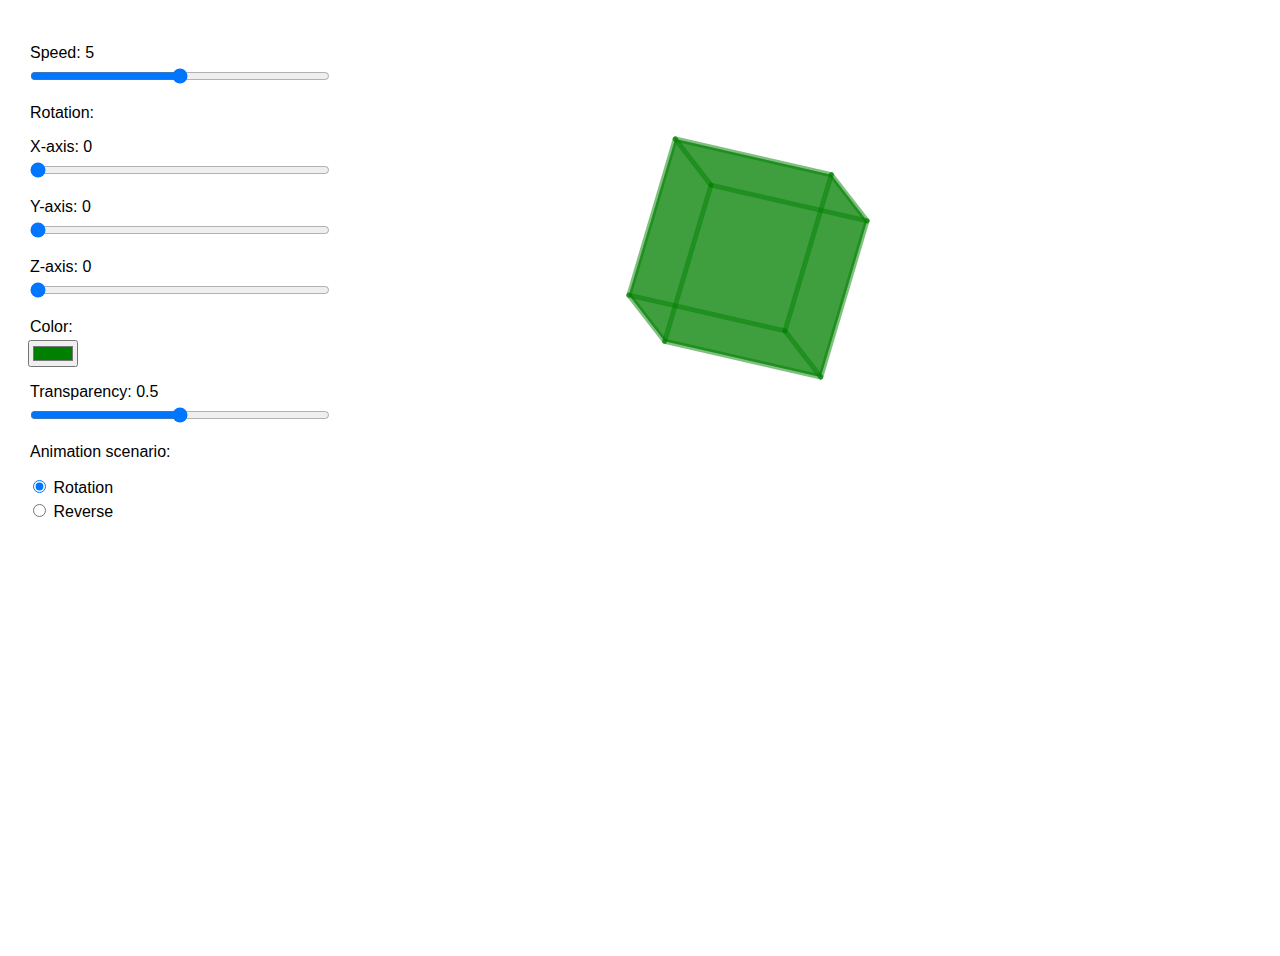
<file: index.html>
<!DOCTYPE html>
<html lang="ru">

<head>
  <meta charset="UTF-8">
  <meta name="viewport" content="width=device-width, initial-scale=1.0">
  <meta http-equiv="X-UA-Compatible" content="ie=edge">
  <title>Cube</title>
  <link rel="stylesheet" href="style.css">
</head>

<body>

  <section class="app">

    <section class="cube_controls">

      <p class="control_p">Speed: <span id="speed_value"></span></p>
      <input class="range_control" id="speed_range_control" type="range" min="0" max="10" step="1">

      <p class="control_p">Rotation:</p>
      <p class="control_p">X-axis: <span id="x_angle_value"></span></p>
      <input class="range_control" id="x_angle_range_control" type="range" min="0" max="360" step="1">

      <p class="control_p">Y-axis: <span id="y_angle_value"></span></p>
      <input class="range_control" id="y_angle_range_control" type="range" min="0" max="360" step="1">

      <p class="control_p">Z-axis: <span id="z_angle_value"></span></p>
      <input class="range_control" id="z_angle_range_control" type="range" min="0" max="360" step="1">


      <p class="control_p">Color: </p>
      <input type="color" id="cube_color_picker" value="#008000">

      <p class="control_p">Transparency: <span id="transparency_value"></span></p>
      <input class="range_control" id="transparency_range_control" type="range" min="0" max="10" step="1">

      <p class="control_p">Animation scenario:</p>
      <ul class="scenario_ul">
        <li class="scenario_li">
          <input type="radio" id="scenario1" name="scenario" value="scenario1" checked>
          <label for="scenario1">Rotation</label>
        </li>
        <li class="scenario_li">
          <input type="radio" id="scenario2" name="scenario" value="scenario2">
          <label for="scenario">Reverse</label>
        </li>
      </ul>

    </section>

    <canvas class="cube_canvas"></canvas>

  </section>

  <script src="script.js"></script>
</body>

</html>
</file>
<file: style.css>
body {
  font-family: "Roboto", sans-serif;
}

.control_p {
  font-family: "Roboto", sans-serif;
  font-style: normal;
  font-weight: 400;
  margin-bottom: 4px;
  margin-left: 2px;
}


.app {
  display: flex;
  flex-direction: row;
}

.cube_controls {
  width: 400px;
  height: 100vh;
  margin: 20px;
}

.range_control {
  width: 300px;
}

.cube_canvas {
  width: 600px;
  height: 500px;
}

.scenario_li {
  list-style-type: none;
  margin-bottom: 4px;
}

.scenario_ul {
  margin-left: 0;
  padding-left: 0;
 }
</file>
